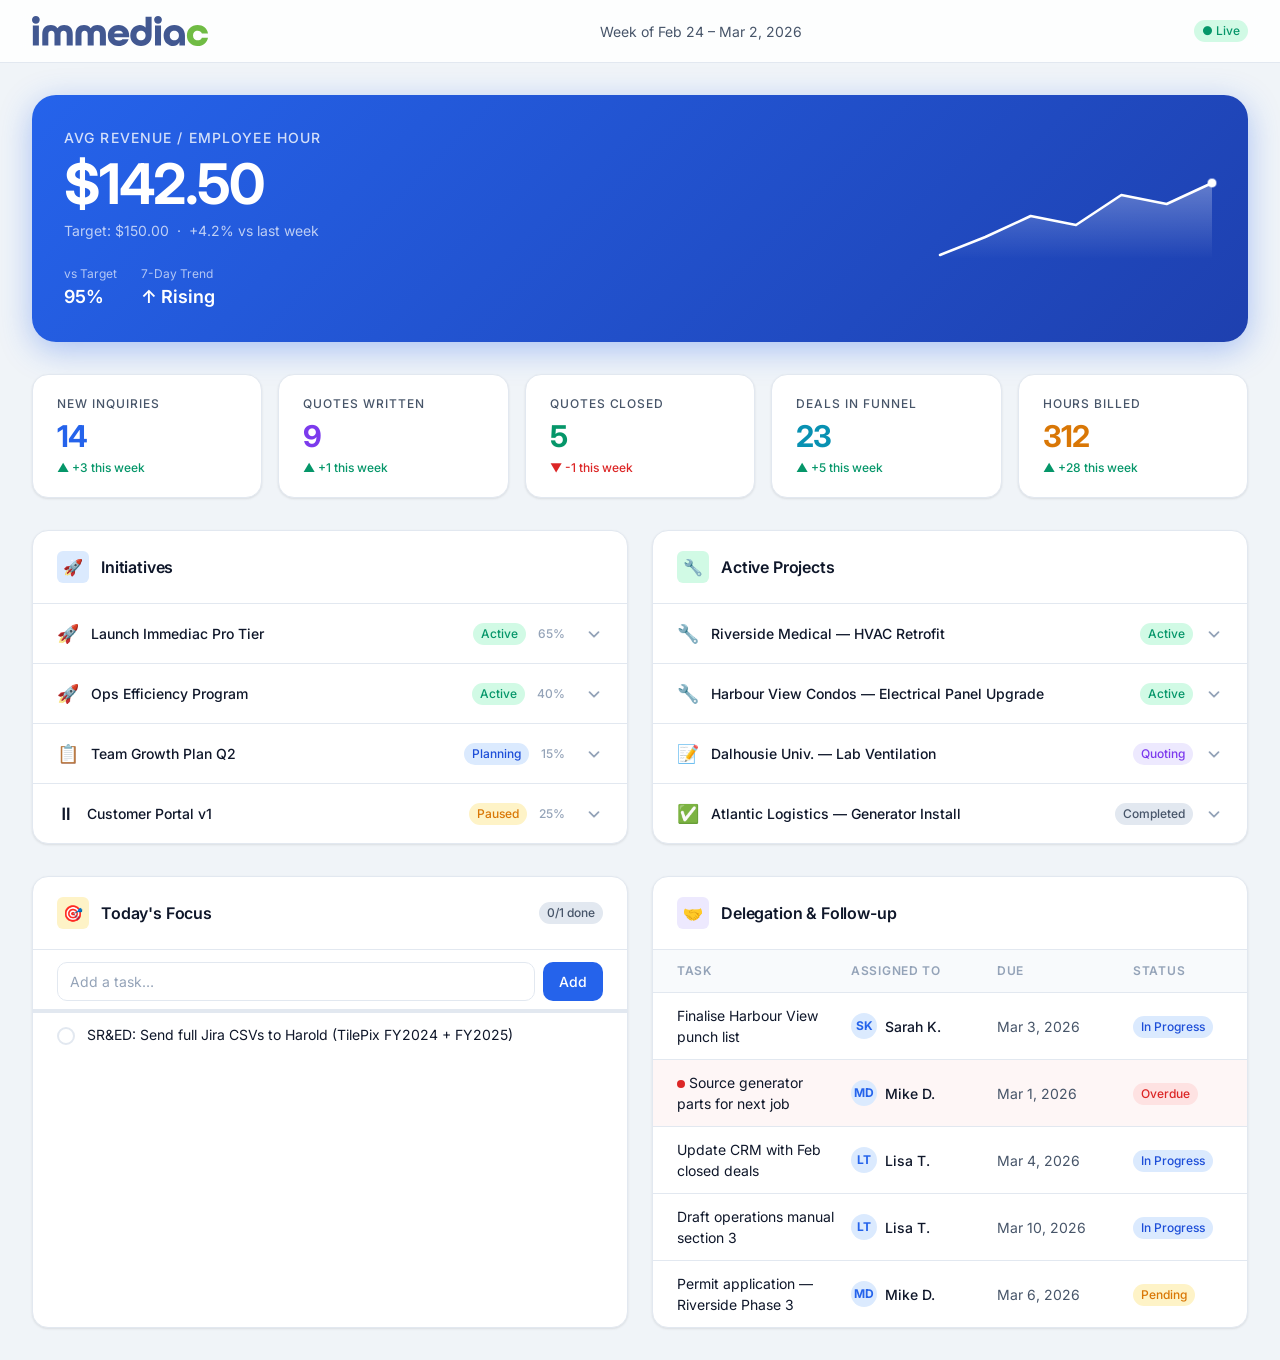
<file: index.html>
<!DOCTYPE html>
<html lang="en">
<head>
  <meta charset="UTF-8" />
  <meta name="viewport" content="width=device-width, initial-scale=1.0" />
  <title>Immediac — CEO Dashboard</title>
  <link rel="preconnect" href="https://fonts.googleapis.com" />
  <link rel="preconnect" href="https://fonts.gstatic.com" crossorigin />
  <link href="https://fonts.googleapis.com/css2?family=Inter:wght@400;500;600;700&display=swap" rel="stylesheet" />
  <link rel="stylesheet" href="assets/css/reset.css" />
  <link rel="stylesheet" href="assets/css/tokens.css" />
  <link rel="stylesheet" href="assets/css/layout.css" />
  <link rel="stylesheet" href="assets/css/components.css" />
</head>
<body>

  <!-- Top bar -->
  <header class="topbar">
    <div class="topbar__brand">
      <img src="assets/img/immediac-logo.svg" alt="Immediac" style="height:30px">
    </div>
    <span class="topbar__meta" id="topbar-period"></span>
    <div class="topbar__right">
      <span class="badge badge--green">● Live</span>
    </div>
  </header>

  <main class="main">

    <!-- Hero KPI -->
    <section class="hero-kpi" id="hero-kpi" aria-label="Key Performance Indicator"></section>

    <!-- KPI Cards -->
    <section class="kpi-strip" id="kpi-cards" aria-label="KPI Summary"></section>

    <!-- Initiatives + Projects -->
    <div class="dashboard-grid">

      <!-- Initiatives -->
      <div class="card">
        <div class="card__header">
          <div class="card__title">
            <div class="card__icon" style="background:var(--color-primary-lt);color:var(--color-primary)">🚀</div>
            Initiatives
          </div>
        </div>
        <div class="card__body--flush accordion" id="initiatives-list"></div>
      </div>

      <!-- Projects -->
      <div class="card">
        <div class="card__header">
          <div class="card__title">
            <div class="card__icon" style="background:var(--color-success-lt);color:var(--color-success)">🔧</div>
            Active Projects
          </div>
        </div>
        <div class="card__body--flush accordion" id="projects-list"></div>
      </div>

    </div>

    <!-- To-Do + Delegation -->
    <div class="dashboard-grid">

      <!-- Today's Focus -->
      <div class="card">
        <div class="card__header">
          <div class="card__title">
            <div class="card__icon" style="background:var(--color-warning-lt);color:var(--color-warning)">🎯</div>
            Today's Focus
          </div>
          <span class="badge badge--gray" id="focus-progress-label"></span>
        </div>
        <div class="focus-add-row">
          <input type="text" id="focus-input" placeholder="Add a task…" autocomplete="off"/>
          <button class="btn btn--primary" onclick="focusAddTask()">Add</button>
        </div>
        <div class="focus-progress-wrap">
          <div class="focus-progress-bar" id="focus-progress-bar" style="width:0%"></div>
        </div>
        <div class="card__body--flush" id="focus-list"></div>
      </div>

      <!-- Delegation & Follow-up -->
      <div class="card">
        <div class="card__header">
          <div class="card__title">
            <div class="card__icon" style="background:var(--color-purple-lt);color:var(--color-purple)">🤝</div>
            Delegation & Follow-up
          </div>
        </div>
        <div class="card__body--flush" id="delegation-list"></div>
      </div>

    </div>

  </main>

  <script src="assets/js/data.js"></script>
  <script src="assets/js/accordion.js"></script>
  <script src="assets/js/main.js"></script>
</body>
</html>
</file>
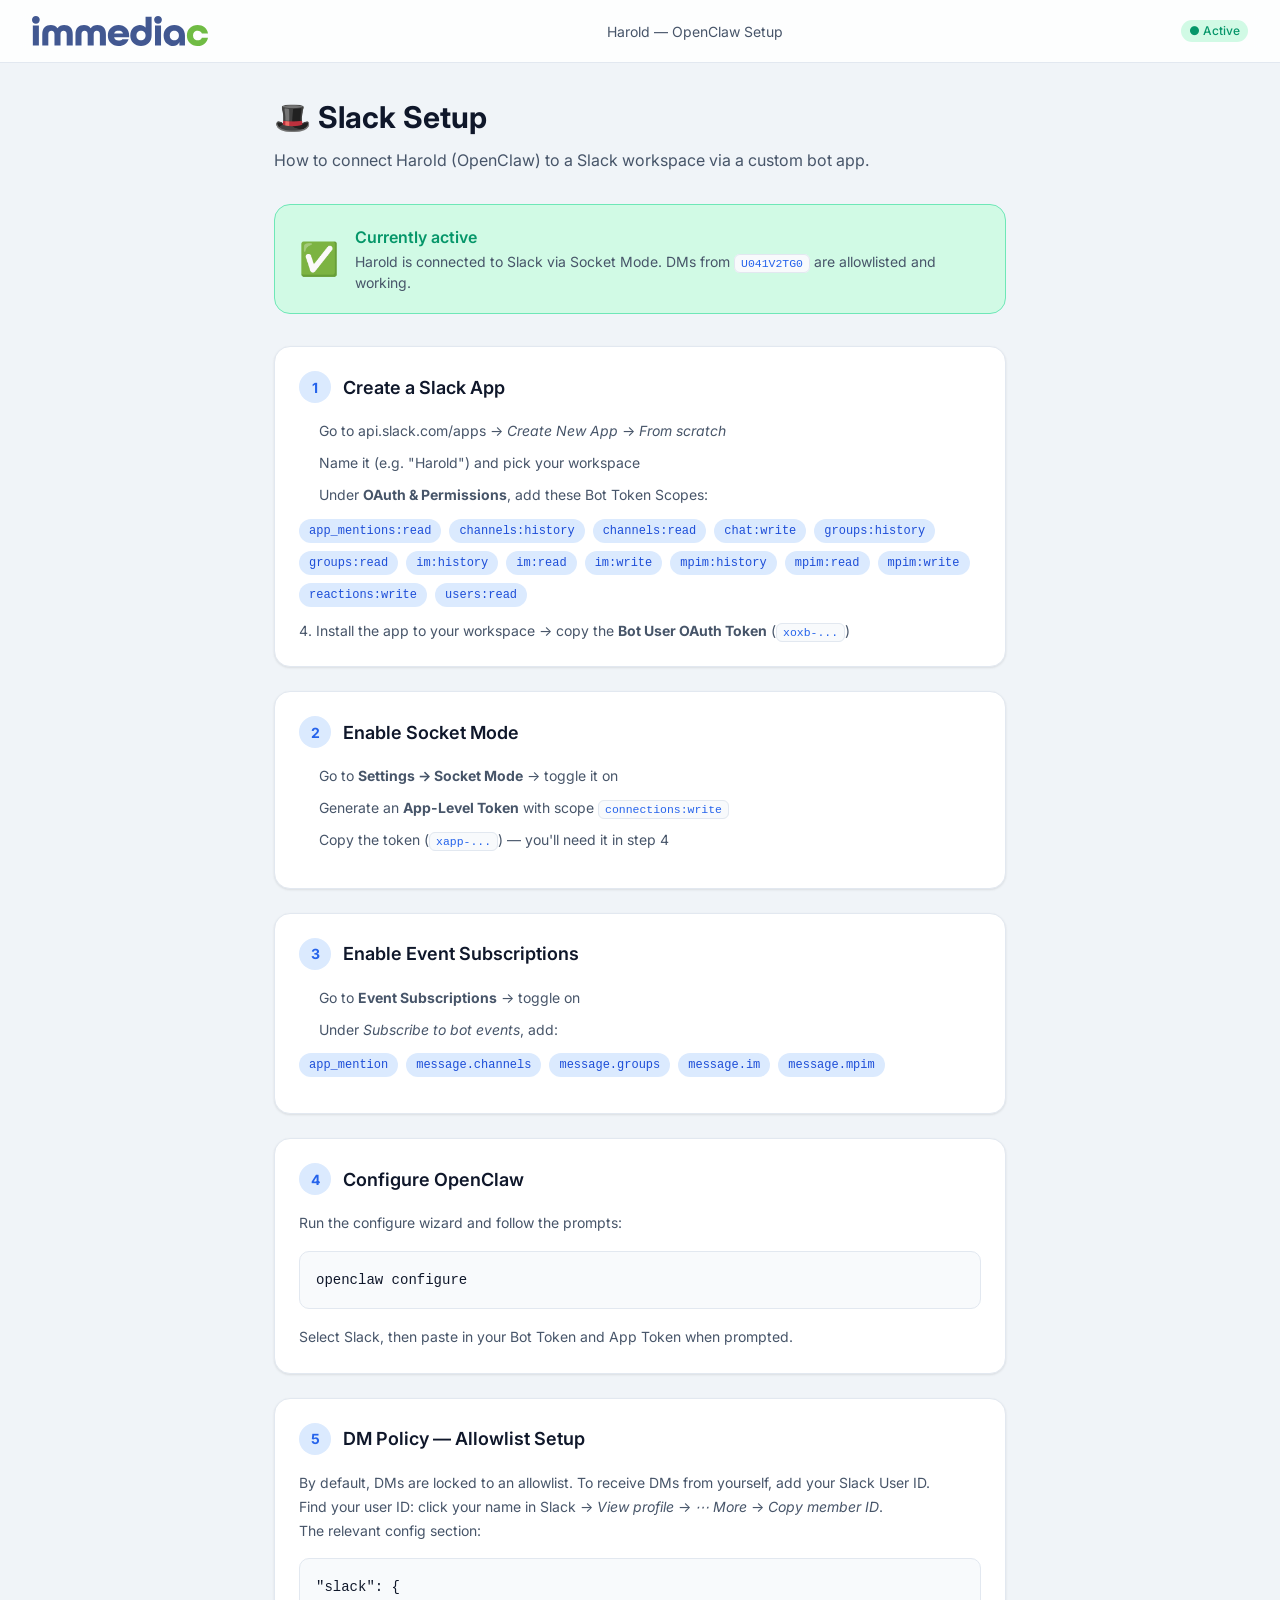
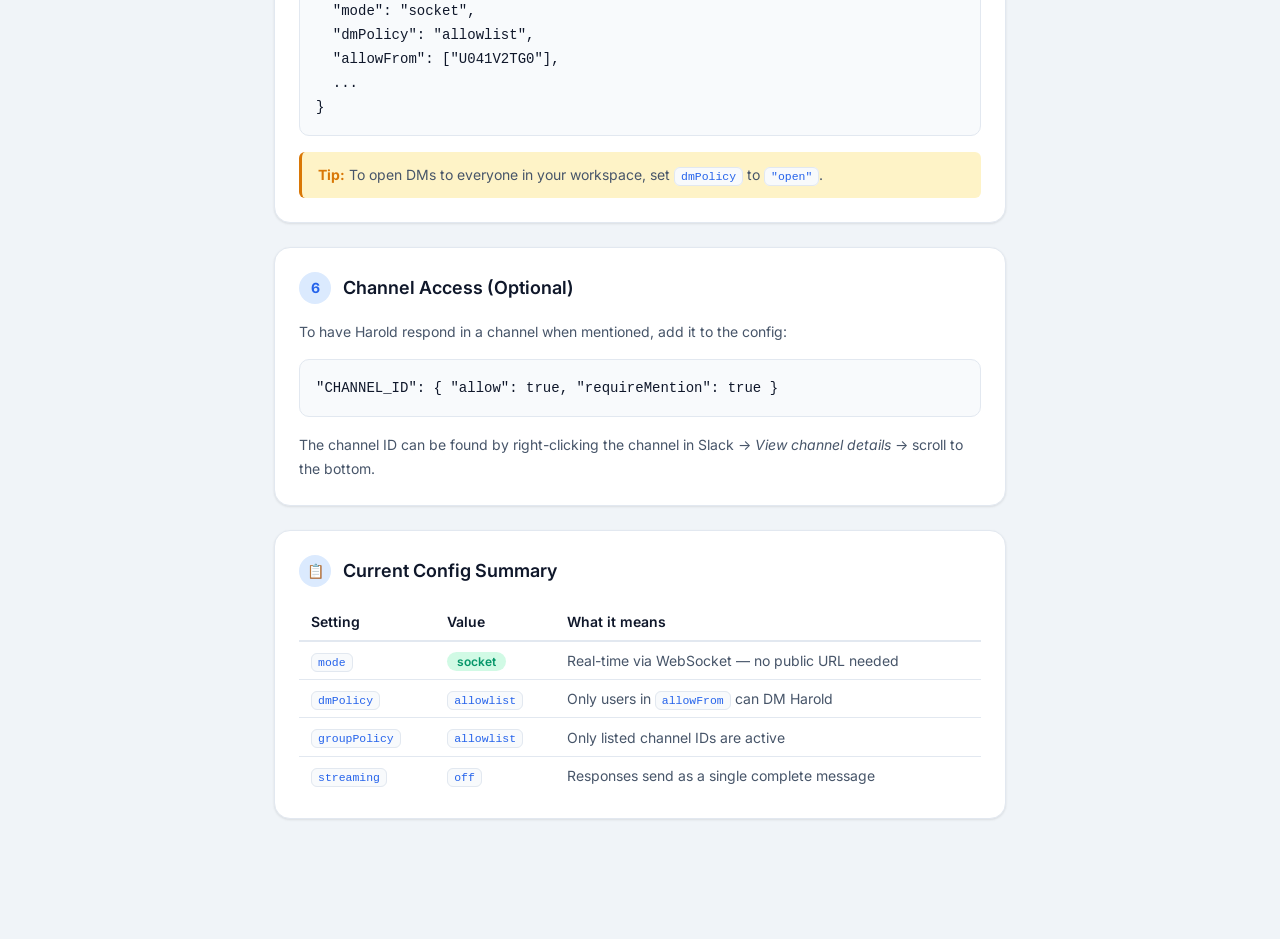
<file: slack-setup.html>
<!DOCTYPE html>
<html lang="en">
<head>
  <meta charset="UTF-8" />
  <meta name="viewport" content="width=device-width, initial-scale=1.0" />
  <title>Slack Setup — Harold / OpenClaw</title>
  <link rel="preconnect" href="https://fonts.googleapis.com" />
  <link rel="preconnect" href="https://fonts.gstatic.com" crossorigin />
  <link href="https://fonts.googleapis.com/css2?family=Inter:wght@400;500;600;700&display=swap" rel="stylesheet" />
  <link rel="stylesheet" href="assets/css/reset.css" />
  <link rel="stylesheet" href="assets/css/tokens.css" />
  <link rel="stylesheet" href="assets/css/layout.css" />
  <link rel="stylesheet" href="assets/css/components.css" />
  <style>
    .doc-page {
      max-width: 780px;
      margin: var(--space-8) auto;
      padding: 0 var(--space-6) var(--space-16);
    }
    .doc-page h1 {
      font-size: var(--text-3xl);
      font-weight: var(--weight-bold);
      color: var(--color-text);
      margin-bottom: var(--space-2);
    }
    .doc-page .subtitle {
      color: var(--color-text-2);
      font-size: var(--text-base);
      margin-bottom: var(--space-8);
    }
    .step-card {
      background: var(--color-surface);
      border: 1px solid var(--color-border);
      border-radius: var(--radius-lg);
      box-shadow: var(--shadow-sm);
      padding: var(--space-6);
      margin-bottom: var(--space-6);
    }
    .step-card__header {
      display: flex;
      align-items: center;
      gap: var(--space-3);
      margin-bottom: var(--space-4);
    }
    .step-badge {
      display: flex;
      align-items: center;
      justify-content: center;
      width: 32px;
      height: 32px;
      border-radius: var(--radius-full);
      background: var(--color-primary-lt);
      color: var(--color-primary);
      font-size: var(--text-sm);
      font-weight: var(--weight-bold);
      flex-shrink: 0;
    }
    .step-card h2 {
      font-size: var(--text-lg);
      font-weight: var(--weight-semi);
      color: var(--color-text);
      margin: 0;
    }
    .step-card p, .step-card li {
      font-size: var(--text-sm);
      color: var(--color-text-2);
      line-height: 1.7;
    }
    .step-card ul, .step-card ol {
      padding-left: var(--space-5);
      margin: var(--space-3) 0;
    }
    .step-card li {
      margin-bottom: var(--space-2);
    }
    code {
      font-family: var(--font-mono);
      font-size: 0.82em;
      background: var(--color-surface-2);
      border: 1px solid var(--color-border);
      border-radius: var(--radius-sm);
      padding: 2px 6px;
      color: var(--color-primary);
    }
    pre {
      background: var(--color-surface-2);
      border: 1px solid var(--color-border);
      border-radius: var(--radius-md);
      padding: var(--space-4);
      overflow-x: auto;
      margin: var(--space-4) 0;
    }
    pre code {
      background: none;
      border: none;
      padding: 0;
      font-size: var(--text-sm);
      color: var(--color-text);
    }
    .scope-list {
      display: flex;
      flex-wrap: wrap;
      gap: var(--space-2);
      margin: var(--space-3) 0;
    }
    .scope-pill {
      font-family: var(--font-mono);
      font-size: var(--text-xs);
      background: var(--color-primary-lt);
      color: var(--color-primary-dk);
      border-radius: var(--radius-full);
      padding: 3px 10px;
      font-weight: var(--weight-medium);
    }
    .status-table {
      width: 100%;
      border-collapse: collapse;
      font-size: var(--text-sm);
      margin-top: var(--space-4);
    }
    .status-table th {
      text-align: left;
      font-weight: var(--weight-semi);
      color: var(--color-text);
      border-bottom: 2px solid var(--color-border);
      padding: var(--space-2) var(--space-3);
    }
    .status-table td {
      padding: var(--space-2) var(--space-3);
      border-bottom: 1px solid var(--color-border);
      color: var(--color-text-2);
    }
    .status-table tr:last-child td {
      border-bottom: none;
    }
    .badge--status {
      font-size: var(--text-xs);
      font-weight: var(--weight-semi);
      padding: 2px 10px;
      border-radius: var(--radius-full);
    }
    .badge--active {
      background: var(--color-success-lt);
      color: var(--color-success);
    }
    .tip-box {
      background: var(--color-warning-lt);
      border-left: 3px solid var(--color-warning);
      border-radius: var(--radius-sm);
      padding: var(--space-3) var(--space-4);
      font-size: var(--text-sm);
      color: var(--color-text-2);
      margin-top: var(--space-4);
    }
    .tip-box strong { color: var(--color-warning); }
    .success-banner {
      background: var(--color-success-lt);
      border: 1px solid #6ee7b7;
      border-radius: var(--radius-lg);
      padding: var(--space-5) var(--space-6);
      display: flex;
      align-items: center;
      gap: var(--space-4);
      margin-bottom: var(--space-8);
    }
    .success-banner__icon { font-size: 2rem; }
    .success-banner h3 { font-size: var(--text-base); font-weight: var(--weight-semi); color: var(--color-success); margin-bottom: 2px; }
    .success-banner p { font-size: var(--text-sm); color: var(--color-text-2); margin: 0; }
    .back-link {
      display: inline-flex;
      align-items: center;
      gap: var(--space-2);
      font-size: var(--text-sm);
      color: var(--color-primary);
      text-decoration: none;
      margin-bottom: var(--space-6);
      font-weight: var(--weight-medium);
    }
    .back-link:hover { color: var(--color-primary-dk); }
  </style>
</head>
<body>

  <!-- Top bar -->
  <header class="topbar">
    <div class="topbar__brand">
      <img src="assets/img/immediac-logo.svg" alt="Immediac" style="height:30px">
    </div>
    <span class="topbar__meta">Harold — OpenClaw Setup</span>
    <div class="topbar__right">
      <span class="badge badge--green">● Active</span>
    </div>
  </header>

  <main class="doc-page">

    <h1>🎩 Slack Setup</h1>
    <p class="subtitle">How to connect Harold (OpenClaw) to a Slack workspace via a custom bot app.</p>

    <!-- Status banner -->
    <div class="success-banner">
      <div class="success-banner__icon">✅</div>
      <div>
        <h3>Currently active</h3>
        <p>Harold is connected to Slack via Socket Mode. DMs from <code>U041V2TG0</code> are allowlisted and working.</p>
      </div>
    </div>

    <!-- Step 1 -->
    <div class="step-card">
      <div class="step-card__header">
        <div class="step-badge">1</div>
        <h2>Create a Slack App</h2>
      </div>
      <ol>
        <li>Go to <a href="https://api.slack.com/apps" target="_blank">api.slack.com/apps</a> → <em>Create New App</em> → <em>From scratch</em></li>
        <li>Name it (e.g. "Harold") and pick your workspace</li>
        <li>Under <strong>OAuth &amp; Permissions</strong>, add these Bot Token Scopes:</li>
      </ol>
      <div class="scope-list">
        <span class="scope-pill">app_mentions:read</span>
        <span class="scope-pill">channels:history</span>
        <span class="scope-pill">channels:read</span>
        <span class="scope-pill">chat:write</span>
        <span class="scope-pill">groups:history</span>
        <span class="scope-pill">groups:read</span>
        <span class="scope-pill">im:history</span>
        <span class="scope-pill">im:read</span>
        <span class="scope-pill">im:write</span>
        <span class="scope-pill">mpim:history</span>
        <span class="scope-pill">mpim:read</span>
        <span class="scope-pill">mpim:write</span>
        <span class="scope-pill">reactions:write</span>
        <span class="scope-pill">users:read</span>
      </div>
      <p>4. Install the app to your workspace → copy the <strong>Bot User OAuth Token</strong> (<code>xoxb-...</code>)</p>
    </div>

    <!-- Step 2 -->
    <div class="step-card">
      <div class="step-card__header">
        <div class="step-badge">2</div>
        <h2>Enable Socket Mode</h2>
      </div>
      <ol>
        <li>Go to <strong>Settings → Socket Mode</strong> → toggle it on</li>
        <li>Generate an <strong>App-Level Token</strong> with scope <code>connections:write</code></li>
        <li>Copy the token (<code>xapp-...</code>) — you'll need it in step 4</li>
      </ol>
    </div>

    <!-- Step 3 -->
    <div class="step-card">
      <div class="step-card__header">
        <div class="step-badge">3</div>
        <h2>Enable Event Subscriptions</h2>
      </div>
      <ol>
        <li>Go to <strong>Event Subscriptions</strong> → toggle on</li>
        <li>Under <em>Subscribe to bot events</em>, add:</li>
      </ol>
      <div class="scope-list">
        <span class="scope-pill">app_mention</span>
        <span class="scope-pill">message.channels</span>
        <span class="scope-pill">message.groups</span>
        <span class="scope-pill">message.im</span>
        <span class="scope-pill">message.mpim</span>
      </div>
    </div>

    <!-- Step 4 -->
    <div class="step-card">
      <div class="step-card__header">
        <div class="step-badge">4</div>
        <h2>Configure OpenClaw</h2>
      </div>
      <p>Run the configure wizard and follow the prompts:</p>
      <pre><code>openclaw configure</code></pre>
      <p>Select Slack, then paste in your Bot Token and App Token when prompted.</p>
    </div>

    <!-- Step 5 -->
    <div class="step-card">
      <div class="step-card__header">
        <div class="step-badge">5</div>
        <h2>DM Policy — Allowlist Setup</h2>
      </div>
      <p>By default, DMs are locked to an allowlist. To receive DMs from yourself, add your Slack User ID.</p>
      <p>Find your user ID: click your name in Slack → <em>View profile</em> → <em>⋯ More</em> → <em>Copy member ID</em>.</p>
      <p>The relevant config section:</p>
      <pre><code>"slack": {
  "mode": "socket",
  "dmPolicy": "allowlist",
  "allowFrom": ["U041V2TG0"],
  ...
}</code></pre>
      <div class="tip-box">
        <strong>Tip:</strong> To open DMs to everyone in your workspace, set <code>dmPolicy</code> to <code>"open"</code>.
      </div>
    </div>

    <!-- Step 6 -->
    <div class="step-card">
      <div class="step-card__header">
        <div class="step-badge">6</div>
        <h2>Channel Access (Optional)</h2>
      </div>
      <p>To have Harold respond in a channel when mentioned, add it to the config:</p>
      <pre><code>"CHANNEL_ID": { "allow": true, "requireMention": true }</code></pre>
      <p>The channel ID can be found by right-clicking the channel in Slack → <em>View channel details</em> → scroll to the bottom.</p>
    </div>

    <!-- Config summary -->
    <div class="step-card">
      <div class="step-card__header">
        <div class="step-badge">📋</div>
        <h2>Current Config Summary</h2>
      </div>
      <table class="status-table">
        <thead>
          <tr>
            <th>Setting</th>
            <th>Value</th>
            <th>What it means</th>
          </tr>
        </thead>
        <tbody>
          <tr>
            <td><code>mode</code></td>
            <td><span class="badge--status badge--active">socket</span></td>
            <td>Real-time via WebSocket — no public URL needed</td>
          </tr>
          <tr>
            <td><code>dmPolicy</code></td>
            <td><code>allowlist</code></td>
            <td>Only users in <code>allowFrom</code> can DM Harold</td>
          </tr>
          <tr>
            <td><code>groupPolicy</code></td>
            <td><code>allowlist</code></td>
            <td>Only listed channel IDs are active</td>
          </tr>
          <tr>
            <td><code>streaming</code></td>
            <td><code>off</code></td>
            <td>Responses send as a single complete message</td>
          </tr>
        </tbody>
      </table>
    </div>

  </main>

</body>
</html>
</file>
<file: assets/css/tokens.css>
/* tokens.css — design system primitives */
:root {
  /* Colours */
  --color-bg:          #f0f4f8;
  --color-surface:     #ffffff;
  --color-surface-2:   #f8fafc;
  --color-border:      #e2e8f0;

  --color-primary:     #2563eb;
  --color-primary-lt:  #dbeafe;
  --color-primary-dk:  #1d4ed8;

  --color-success:     #059669;
  --color-success-lt:  #d1fae5;
  --color-warning:     #d97706;
  --color-warning-lt:  #fef3c7;
  --color-danger:      #dc2626;
  --color-danger-lt:   #fee2e2;
  --color-purple:      #7c3aed;
  --color-purple-lt:   #ede9fe;
  --color-cyan:        #0891b2;
  --color-cyan-lt:     #cffafe;

  --color-text:        #0f172a;
  --color-text-2:      #475569;
  --color-text-3:      #94a3b8;

  /* Typography */
  --font-sans:  'Inter', system-ui, sans-serif;
  --font-mono:  'JetBrains Mono', 'Fira Code', monospace;

  --text-xs:    0.75rem;
  --text-sm:    0.875rem;
  --text-base:  1rem;
  --text-lg:    1.125rem;
  --text-xl:    1.25rem;
  --text-2xl:   1.5rem;
  --text-3xl:   1.875rem;
  --text-4xl:   2.25rem;

  --weight-normal: 400;
  --weight-medium: 500;
  --weight-semi:   600;
  --weight-bold:   700;

  /* Spacing */
  --space-1:  0.25rem;
  --space-2:  0.5rem;
  --space-3:  0.75rem;
  --space-4:  1rem;
  --space-5:  1.25rem;
  --space-6:  1.5rem;
  --space-8:  2rem;
  --space-10: 2.5rem;
  --space-12: 3rem;
  --space-16: 4rem;

  /* Radii */
  --radius-sm:  6px;
  --radius-md:  10px;
  --radius-lg:  16px;
  --radius-xl:  24px;
  --radius-full: 9999px;

  /* Shadows */
  --shadow-sm:  0 1px 3px rgba(0,0,0,0.06), 0 1px 2px rgba(0,0,0,0.04);
  --shadow-md:  0 4px 16px rgba(0,0,0,0.08), 0 1px 4px rgba(0,0,0,0.04);
  --shadow-lg:  0 8px 32px rgba(0,0,0,0.10), 0 2px 8px rgba(0,0,0,0.04);

  /* Transitions */
  --ease:       cubic-bezier(0.16, 1, 0.3, 1);
  --duration:   220ms;
}
</file>
<file: assets/css/layout.css>
/* layout.css — page structure, grid, containers */
body {
  font-family: var(--font-sans);
  background: var(--color-bg);
  color: var(--color-text);
  min-height: 100dvh;
}

.topbar {
  position: sticky;
  top: 0;
  z-index: 100;
  background: rgba(255,255,255,0.85);
  backdrop-filter: blur(12px);
  border-bottom: 1px solid var(--color-border);
  padding: var(--space-4) var(--space-8);
  display: flex;
  align-items: center;
  justify-content: space-between;
  gap: var(--space-4);
}

.topbar__brand {
  display: flex;
  align-items: center;
  gap: var(--space-3);
}

.topbar__logo {
  width: 32px;
  height: 32px;
  background: var(--color-primary);
  border-radius: var(--radius-sm);
  display: flex;
  align-items: center;
  justify-content: center;
  color: #fff;
  font-weight: var(--weight-bold);
  font-size: var(--text-sm);
  letter-spacing: -0.02em;
}

.topbar__company {
  font-size: var(--text-lg);
  font-weight: var(--weight-bold);
  letter-spacing: -0.02em;
}

.topbar__meta {
  font-size: var(--text-sm);
  color: var(--color-text-2);
}

.topbar__right {
  display: flex;
  align-items: center;
  gap: var(--space-4);
}

.main {
  max-width: 1400px;
  margin: 0 auto;
  padding: var(--space-8);
  display: flex;
  flex-direction: column;
  gap: var(--space-8);
}

/* KPI strip */
.kpi-strip {
  display: grid;
  grid-template-columns: repeat(auto-fit, minmax(180px, 1fr));
  gap: var(--space-4);
}

/* Hero KPI */
.hero-kpi {
  background: linear-gradient(135deg, var(--color-primary) 0%, #1e40af 100%);
  border-radius: var(--radius-xl);
  padding: var(--space-8);
  color: #fff;
  display: flex;
  align-items: center;
  justify-content: space-between;
  gap: var(--space-8);
  box-shadow: 0 8px 32px rgba(37,99,235,0.35);
}

/* Dashboard sections grid */
.dashboard-grid {
  display: grid;
  grid-template-columns: 1fr 1fr;
  gap: var(--space-6);
}

.dashboard-grid--full {
  grid-column: 1 / -1;
}

@media (max-width: 900px) {
  .main { padding: var(--space-4); }
  .dashboard-grid { grid-template-columns: 1fr; }
  .hero-kpi { flex-direction: column; }
}
</file>
<file: assets/css/components.css>
/* components.css — cards, accordions, badges, tables, etc. */

/* ── Card ── */
.card {
  background: var(--color-surface);
  border-radius: var(--radius-lg);
  border: 1px solid var(--color-border);
  box-shadow: var(--shadow-sm);
  overflow: hidden;
}

.card__header {
  display: flex;
  align-items: center;
  justify-content: space-between;
  padding: var(--space-5) var(--space-6);
  border-bottom: 1px solid var(--color-border);
}

.card__title {
  display: flex;
  align-items: center;
  gap: var(--space-3);
  font-size: var(--text-base);
  font-weight: var(--weight-semi);
  letter-spacing: -0.01em;
}

.card__icon {
  width: 32px;
  height: 32px;
  border-radius: var(--radius-sm);
  display: flex;
  align-items: center;
  justify-content: center;
  font-size: 16px;
  flex-shrink: 0;
}

.card__body { padding: var(--space-4) var(--space-6) var(--space-6); }
.card__body--flush { padding: 0; }

/* ── KPI Card ── */
.kpi-card {
  background: var(--color-surface);
  border-radius: var(--radius-lg);
  border: 1px solid var(--color-border);
  box-shadow: var(--shadow-sm);
  padding: var(--space-5) var(--space-6);
  display: flex;
  flex-direction: column;
  gap: var(--space-2);
  transition: box-shadow var(--duration) var(--ease),
              transform var(--duration) var(--ease);
}
.kpi-card:hover {
  box-shadow: var(--shadow-md);
  transform: translateY(-2px);
}

.kpi-card__label {
  font-size: var(--text-xs);
  font-weight: var(--weight-medium);
  text-transform: uppercase;
  letter-spacing: 0.08em;
  color: var(--color-text-2);
}

.kpi-card__value {
  font-size: var(--text-3xl);
  font-weight: var(--weight-bold);
  letter-spacing: -0.03em;
  line-height: 1;
}

.kpi-card__delta {
  font-size: var(--text-xs);
  font-weight: var(--weight-medium);
  display: flex;
  align-items: center;
  gap: var(--space-1);
}

.kpi-card__delta--up   { color: var(--color-success); }
.kpi-card__delta--down { color: var(--color-danger); }
.kpi-card__delta--flat { color: var(--color-text-3); }

/* ── Hero KPI ── */
.hero-kpi__label {
  font-size: var(--text-sm);
  font-weight: var(--weight-medium);
  opacity: 0.8;
  text-transform: uppercase;
  letter-spacing: 0.08em;
  margin-bottom: var(--space-2);
}
.hero-kpi__value {
  font-size: 3.5rem;
  font-weight: var(--weight-bold);
  letter-spacing: -0.04em;
  line-height: 1;
}
.hero-kpi__sub {
  font-size: var(--text-sm);
  opacity: 0.7;
  margin-top: var(--space-2);
}
.hero-kpi__sparkline {
  flex: 1;
  max-width: 280px;
}
.hero-kpi__stats {
  display: flex;
  gap: var(--space-6);
  margin-top: var(--space-6);
}
.hero-kpi__stat-label { font-size: var(--text-xs); opacity: 0.65; }
.hero-kpi__stat-value { font-size: var(--text-lg); font-weight: var(--weight-semi); }

/* ── Accordion ── */
.accordion { display: flex; flex-direction: column; }

.accordion__item {
  border-bottom: 1px solid var(--color-border);
}
.accordion__item:last-child { border-bottom: none; }

.accordion__trigger {
  width: 100%;
  display: flex;
  align-items: center;
  gap: var(--space-3);
  padding: var(--space-4) var(--space-6);
  background: none;
  text-align: left;
  font-size: var(--text-sm);
  font-weight: var(--weight-medium);
  color: var(--color-text);
  transition: background var(--duration) var(--ease);
}
.accordion__trigger:hover { background: var(--color-surface-2); }

.accordion__chevron {
  margin-left: auto;
  width: 18px;
  height: 18px;
  color: var(--color-text-3);
  transition: transform var(--duration) var(--ease);
  flex-shrink: 0;
}
.accordion__item.is-open .accordion__chevron { transform: rotate(180deg); }

.accordion__body {
  display: grid;
  grid-template-rows: 0fr;
  transition: grid-template-rows 280ms var(--ease);
}
.accordion__item.is-open .accordion__body { grid-template-rows: 1fr; }
.accordion__inner {
  overflow: hidden;
  padding: 0 var(--space-6) 0 calc(var(--space-6) + 24px + var(--space-3));
}
.accordion__item.is-open .accordion__inner { padding-bottom: var(--space-4); }

/* ── Badge ── */
.badge {
  display: inline-flex;
  align-items: center;
  gap: var(--space-1);
  padding: 2px var(--space-2);
  border-radius: var(--radius-full);
  font-size: var(--text-xs);
  font-weight: var(--weight-medium);
  white-space: nowrap;
}
.badge--blue    { background: var(--color-primary-lt); color: var(--color-primary-dk); }
.badge--green   { background: var(--color-success-lt); color: var(--color-success); }
.badge--amber   { background: var(--color-warning-lt); color: var(--color-warning); }
.badge--red     { background: var(--color-danger-lt);  color: var(--color-danger); }
.badge--purple  { background: var(--color-purple-lt);  color: var(--color-purple); }
.badge--gray    { background: var(--color-border);     color: var(--color-text-2); }

/* ── Progress bar ── */
.progress { height: 6px; background: var(--color-border); border-radius: var(--radius-full); overflow: hidden; }
.progress__fill { height: 100%; border-radius: var(--radius-full); transition: width 0.8s var(--ease); }

/* ── To-do item ── */
.todo-item {
  display: flex;
  align-items: flex-start;
  gap: var(--space-3);
  padding: var(--space-3) var(--space-6);
  border-bottom: 1px solid var(--color-border);
  transition: background var(--duration) var(--ease);
}
.todo-item:last-child { border-bottom: none; }
.todo-item:hover { background: var(--color-surface-2); }

.todo-check {
  width: 18px;
  height: 18px;
  border: 2px solid var(--color-border);
  border-radius: 4px;
  flex-shrink: 0;
  margin-top: 2px;
  cursor: pointer;
  transition: all var(--duration) var(--ease);
  display: flex;
  align-items: center;
  justify-content: center;
}
.todo-item.is-done .todo-check {
  background: var(--color-success);
  border-color: var(--color-success);
}
.todo-item.is-done .todo-check::after {
  content: '';
  width: 5px;
  height: 9px;
  border: 2px solid white;
  border-top: none;
  border-left: none;
  transform: rotate(45deg) translateY(-1px);
}
.todo-item.is-done .todo-text {
  text-decoration: line-through;
  color: var(--color-text-3);
}
.todo-text { font-size: var(--text-sm); flex: 1; }
.todo-meta { font-size: var(--text-xs); color: var(--color-text-3); margin-top: var(--space-1); }

/* ── Delegation table ── */
.del-table { width: 100%; }
.del-row {
  display: grid;
  grid-template-columns: 1fr 130px 120px 90px;
  align-items: center;
  gap: var(--space-4);
  padding: var(--space-3) var(--space-6);
  border-bottom: 1px solid var(--color-border);
  font-size: var(--text-sm);
  transition: background var(--duration) var(--ease);
}
.del-row:last-child { border-bottom: none; }
.del-row:hover { background: var(--color-surface-2); }
.del-row--header {
  font-size: var(--text-xs);
  font-weight: var(--weight-semi);
  text-transform: uppercase;
  letter-spacing: 0.06em;
  color: var(--color-text-3);
  background: var(--color-surface-2);
}
.del-row--overdue { background: rgba(220,38,38,0.04); }

.avatar {
  width: 26px;
  height: 26px;
  border-radius: var(--radius-full);
  background: var(--color-primary-lt);
  color: var(--color-primary);
  font-size: var(--text-xs);
  font-weight: var(--weight-bold);
  display: inline-flex;
  align-items: center;
  justify-content: center;
  flex-shrink: 0;
}

.del-person {
  display: flex;
  align-items: center;
  gap: var(--space-2);
  font-weight: var(--weight-medium);
}

/* ── Sparkline (SVG) ── */
.sparkline { overflow: visible; }

/* ── Today's Focus ── */
.focus-add-row {
  display: flex;
  gap: var(--space-2);
  padding: var(--space-3) var(--space-6) var(--space-2);
  border-bottom: 1px solid var(--color-border);
}

.focus-add-row input {
  flex: 1;
  padding: var(--space-2) var(--space-3);
  border: 1.5px solid var(--color-border);
  border-radius: var(--radius-md);
  font-size: var(--text-sm);
  font-family: inherit;
  color: var(--color-text);
  background: var(--color-surface);
  outline: none;
  transition: border-color var(--duration) var(--ease);
}
.focus-add-row input:focus { border-color: var(--color-primary); }
.focus-add-row input::placeholder { color: var(--color-text-3); }

.focus-progress-wrap {
  height: 3px;
  background: var(--color-border);
  overflow: hidden;
}
.focus-progress-bar {
  height: 100%;
  background: var(--color-primary);
  transition: width 0.4s var(--ease);
}

.focus-item {
  display: flex;
  align-items: flex-start;
  gap: var(--space-3);
  padding: var(--space-3) var(--space-6);
  border-bottom: 1px solid var(--color-border);
  transition: background var(--duration) var(--ease);
}
.focus-item:last-child { border-bottom: none; }
.focus-item:hover { background: var(--color-surface-2); }

.focus-check {
  width: 18px;
  height: 18px;
  min-width: 18px;
  border: 2px solid var(--color-border);
  border-radius: var(--radius-full);
  flex-shrink: 0;
  margin-top: 2px;
  cursor: pointer;
  transition: all var(--duration) var(--ease);
  display: flex;
  align-items: center;
  justify-content: center;
}
.focus-item.is-done .focus-check {
  background: var(--color-success);
  border-color: var(--color-success);
}
.focus-item.is-done .focus-check::after {
  content: '';
  width: 4px;
  height: 8px;
  border: 2px solid white;
  border-top: none;
  border-left: none;
  transform: rotate(45deg) translateY(-1px);
}
.focus-item.is-done .focus-text {
  text-decoration: line-through;
  color: var(--color-text-3);
}
.focus-text { font-size: var(--text-sm); flex: 1; line-height: 1.4; }

.focus-delete {
  background: none;
  border: none;
  cursor: pointer;
  color: var(--color-text-3);
  font-size: 16px;
  line-height: 1;
  padding: 2px 4px;
  border-radius: var(--radius-sm);
  opacity: 0;
  transition: opacity var(--duration) var(--ease), color var(--duration) var(--ease);
}
.focus-item:hover .focus-delete { opacity: 1; }
.focus-delete:hover { color: var(--color-danger); }

.focus-empty {
  padding: var(--space-6);
  text-align: center;
  font-size: var(--text-sm);
  color: var(--color-text-3);
}

/* ── Add button ── */
.btn {
  display: inline-flex;
  align-items: center;
  gap: var(--space-2);
  padding: var(--space-2) var(--space-4);
  border-radius: var(--radius-md);
  font-size: var(--text-sm);
  font-weight: var(--weight-medium);
  transition: all var(--duration) var(--ease);
}
.btn--primary {
  background: var(--color-primary);
  color: #fff;
}
.btn--primary:hover { background: var(--color-primary-dk); }
.btn--ghost {
  background: transparent;
  color: var(--color-text-2);
  border: 1px solid var(--color-border);
}
.btn--ghost:hover { background: var(--color-surface-2); }

/* ── Overdue indicator ── */
.overdue-dot {
  width: 8px; height: 8px;
  border-radius: var(--radius-full);
  background: var(--color-danger);
  display: inline-block;
  margin-right: var(--space-1);
}
</file>
